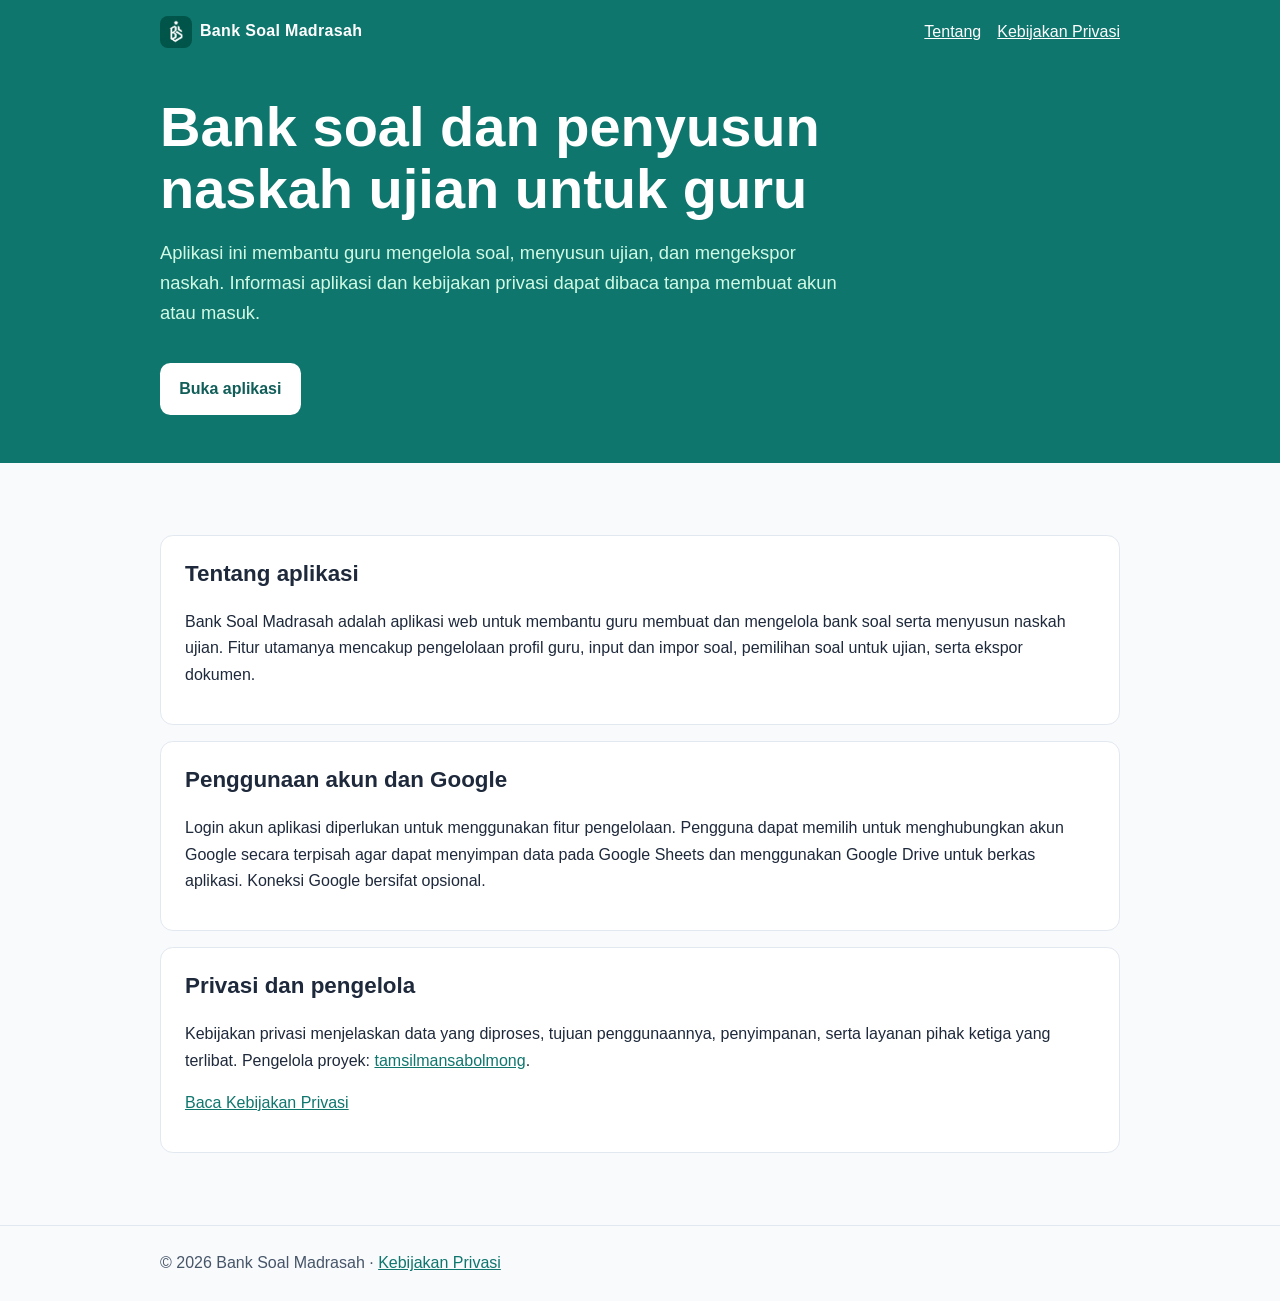
<file: index.html>
<!DOCTYPE html>
<html lang="id">
<head>
    <meta charset="UTF-8">
    <meta name="viewport" content="width=device-width, initial-scale=1">
    <meta name="description" content="Informasi publik Bank Soal Madrasah, aplikasi untuk membantu guru menyusun bank soal dan naskah ujian.">
    <meta name="theme-color" content="#0f766e">
    <title>Bank Soal Madrasah | Informasi Aplikasi</title>
    <style>
        :root {
            color-scheme: light;
            font-family: Inter, "Segoe UI", Arial, sans-serif;
            color: #1e293b;
            background: #f8fafc;
        }
        * { box-sizing: border-box; }
        body { margin: 0; line-height: 1.65; }
        header { background: #0f766e; color: white; }
        .wrap { width: min(100% - 2rem, 960px); margin: 0 auto; }
        .topbar { padding: 1rem 0; display: flex; justify-content: space-between; align-items: center; gap: 1rem; }
        .brand { font-weight: 700; letter-spacing: .02em; }
        nav { display: flex; flex-wrap: wrap; gap: 1rem; }
        nav a { color: white; }
        a { color: #0f766e; }
        header a { color: white; }
        main { padding: 3.5rem 0; }
        .hero { padding: 2rem 0 3rem; }
        h1 { max-width: 720px; margin: 0 0 1rem; font-size: clamp(2rem, 6vw, 3.5rem); line-height: 1.1; }
        h2 { margin-top: 2.25rem; font-size: 1.4rem; }
        .lead { max-width: 700px; color: #d1fae5; font-size: 1.15rem; }
        .button { display: inline-block; margin-top: 1rem; padding: .8rem 1.2rem; border-radius: .65rem; background: white; color: #115e59; font-weight: 700; text-decoration: none; }
        .card { margin: 1rem 0; padding: 1.25rem 1.5rem; border: 1px solid #e2e8f0; border-radius: .8rem; background: white; }
        .card h2 { margin: 0 0 .5rem; }
        footer { padding: 1.5rem 0; border-top: 1px solid #e2e8f0; color: #475569; }
        @media (max-width: 560px) {
            .topbar { align-items: flex-start; flex-direction: column; }
            main { padding-top: 2rem; }
        }
    </style>
</head>
<body>
    <header>
        <div class="wrap topbar">
            <div class="brand"><img src="./logo-bank-soal.png" alt="" width="32" height="32" style="vertical-align:middle;border-radius:8px;margin-right:.5rem">Bank Soal Madrasah</div>
            <nav aria-label="Navigasi utama">
                <a href="#tentang">Tentang</a>
                <a href="./privacy-policy.html">Kebijakan Privasi</a>
            </nav>
        </div>
        <section class="wrap hero" aria-labelledby="judul">
            <h1 id="judul">Bank soal dan penyusun naskah ujian untuk guru</h1>
            <p class="lead">Aplikasi ini membantu guru mengelola soal, menyusun ujian, dan mengekspor naskah. Informasi aplikasi dan kebijakan privasi dapat dibaca tanpa membuat akun atau masuk.</p>
            <a class="button" href="./app.html">Buka aplikasi</a>
        </section>
    </header>
    <main class="wrap" id="tentang">
        <section class="card">
            <h2>Tentang aplikasi</h2>
            <p>Bank Soal Madrasah adalah aplikasi web untuk membantu guru membuat dan mengelola bank soal serta menyusun naskah ujian. Fitur utamanya mencakup pengelolaan profil guru, input dan impor soal, pemilihan soal untuk ujian, serta ekspor dokumen.</p>
        </section>
        <section class="card">
            <h2>Penggunaan akun dan Google</h2>
            <p>Login akun aplikasi diperlukan untuk menggunakan fitur pengelolaan. Pengguna dapat memilih untuk menghubungkan akun Google secara terpisah agar dapat menyimpan data pada Google Sheets dan menggunakan Google Drive untuk berkas aplikasi. Koneksi Google bersifat opsional.</p>
        </section>
        <section class="card">
            <h2>Privasi dan pengelola</h2>
            <p>Kebijakan privasi menjelaskan data yang diproses, tujuan penggunaannya, penyimpanan, serta layanan pihak ketiga yang terlibat. Pengelola proyek: <a href="https://github.com/tamsilmansabolmong">tamsilmansabolmong</a>.</p>
            <p><a href="./privacy-policy.html">Baca Kebijakan Privasi</a></p>
        </section>
    </main>
    <footer>
        <div class="wrap">© 2026 Bank Soal Madrasah · <a href="./privacy-policy.html">Kebijakan Privasi</a></div>
    </footer>
</body>
</html>
</file>
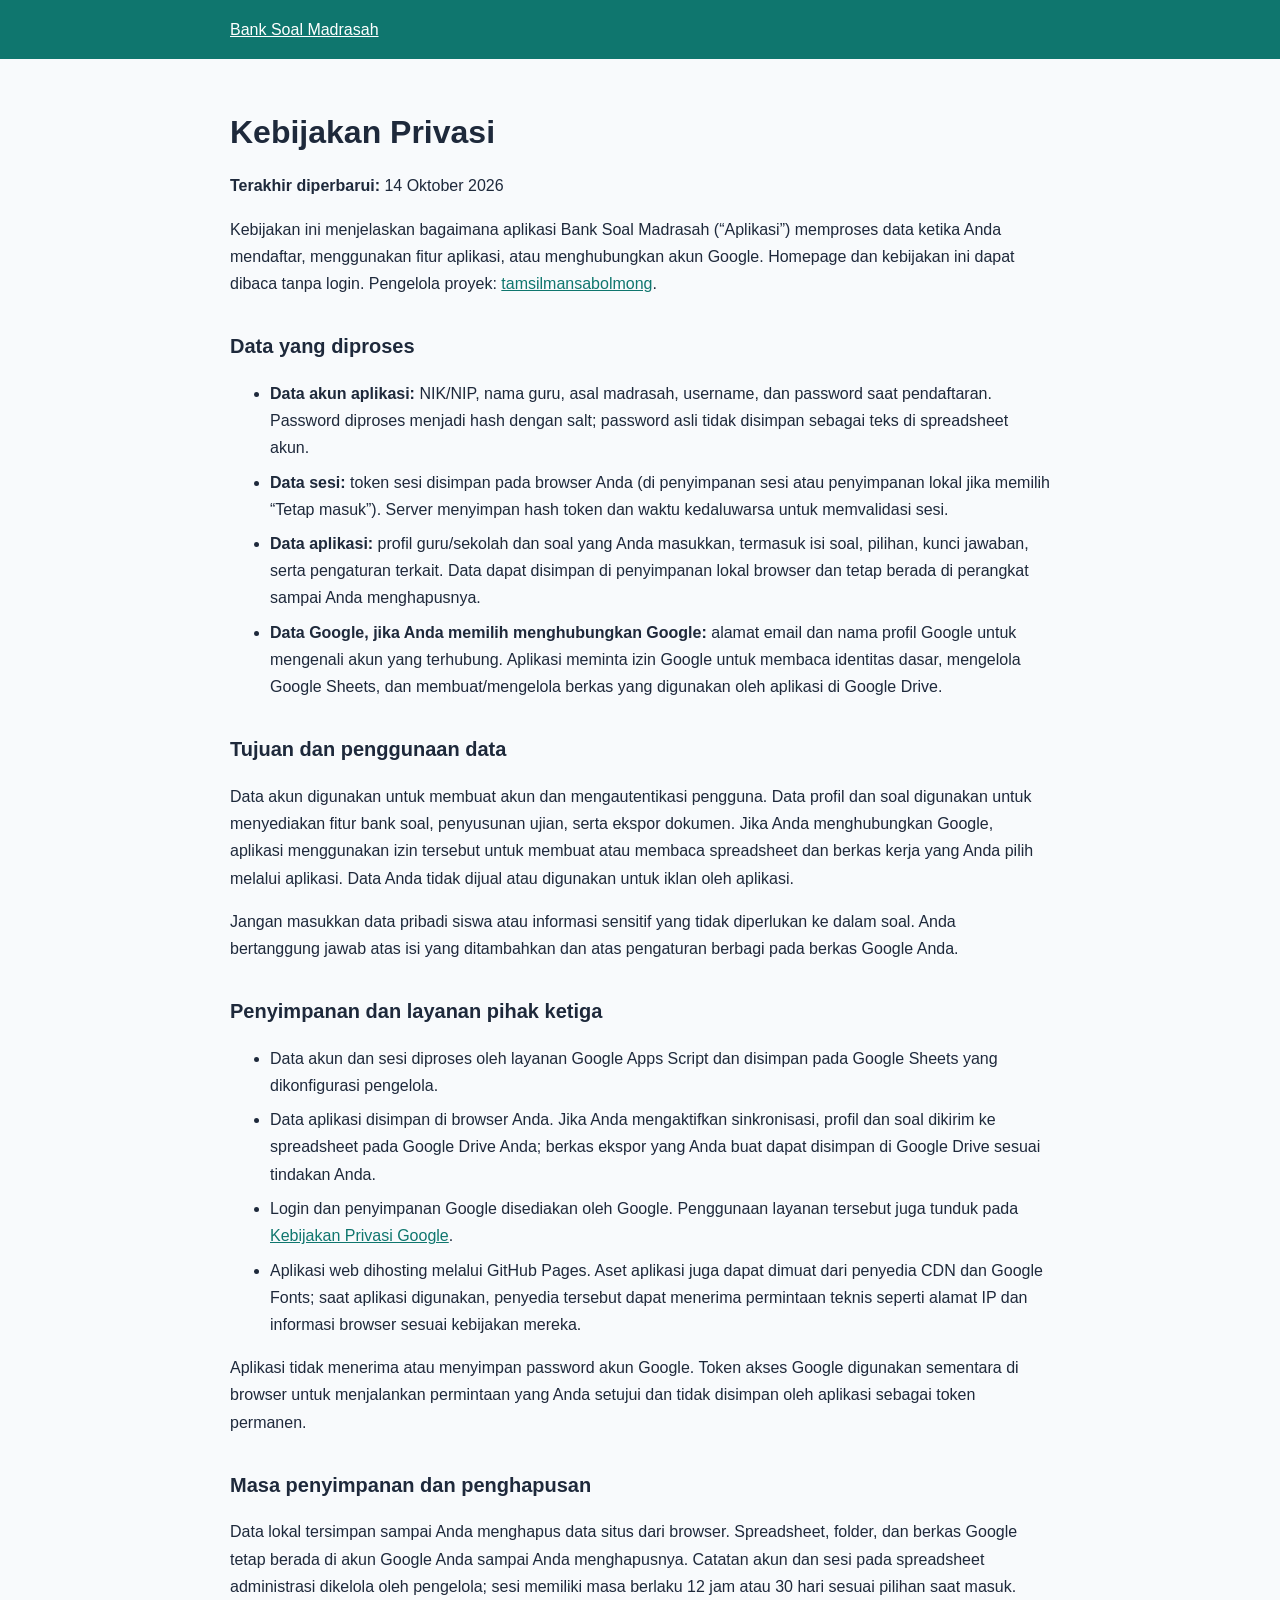
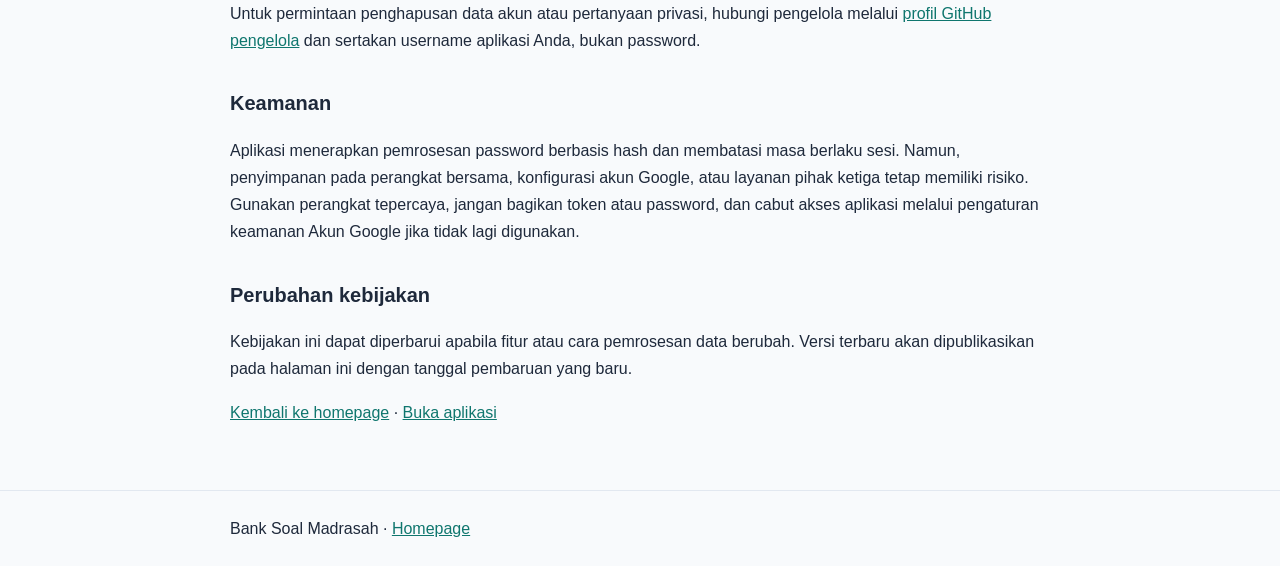
<file: privacy-policy.html>
<!DOCTYPE html>
<html lang="id">
<head>
    <meta charset="UTF-8">
    <meta name="viewport" content="width=device-width, initial-scale=1">
    <meta name="description" content="Kebijakan privasi Bank Soal Madrasah: data yang diproses, tujuan penggunaan, penyimpanan, dan pilihan pengguna.">
    <meta name="theme-color" content="#0f766e">
    <title>Kebijakan Privasi | Bank Soal Madrasah</title>
    <style>
        :root { color-scheme: light; font-family: Inter, "Segoe UI", Arial, sans-serif; color: #1e293b; background: #f8fafc; }
        * { box-sizing: border-box; }
        body { margin: 0; line-height: 1.7; }
        header { padding: 1rem 0; background: #0f766e; color: white; }
        .wrap { width: min(100% - 2rem, 820px); margin: 0 auto; }
        header a { color: white; }
        main { padding: 2rem 0 3rem; }
        h1 { line-height: 1.2; }
        h2 { margin-top: 2rem; font-size: 1.25rem; }
        li { margin: .45rem 0; }
        footer { padding: 1.5rem 0; border-top: 1px solid #e2e8f0; }
        a { color: #0f766e; }
    </style>
</head>
<body>
    <header><div class="wrap"><a href="./">Bank Soal Madrasah</a></div></header>
    <main class="wrap">
        <h1>Kebijakan Privasi</h1>
        <p><strong>Terakhir diperbarui:</strong> 14 Oktober 2026</p>
        <p>Kebijakan ini menjelaskan bagaimana aplikasi Bank Soal Madrasah (“Aplikasi”) memproses data ketika Anda mendaftar, menggunakan fitur aplikasi, atau menghubungkan akun Google. Homepage dan kebijakan ini dapat dibaca tanpa login. Pengelola proyek: <a href="https://github.com/tamsilmansabolmong">tamsilmansabolmong</a>.</p>

        <h2>Data yang diproses</h2>
        <ul>
            <li><strong>Data akun aplikasi:</strong> NIK/NIP, nama guru, asal madrasah, username, dan password saat pendaftaran. Password diproses menjadi hash dengan salt; password asli tidak disimpan sebagai teks di spreadsheet akun.</li>
            <li><strong>Data sesi:</strong> token sesi disimpan pada browser Anda (di penyimpanan sesi atau penyimpanan lokal jika memilih “Tetap masuk”). Server menyimpan hash token dan waktu kedaluwarsa untuk memvalidasi sesi.</li>
            <li><strong>Data aplikasi:</strong> profil guru/sekolah dan soal yang Anda masukkan, termasuk isi soal, pilihan, kunci jawaban, serta pengaturan terkait. Data dapat disimpan di penyimpanan lokal browser dan tetap berada di perangkat sampai Anda menghapusnya.</li>
            <li><strong>Data Google, jika Anda memilih menghubungkan Google:</strong> alamat email dan nama profil Google untuk mengenali akun yang terhubung. Aplikasi meminta izin Google untuk membaca identitas dasar, mengelola Google Sheets, dan membuat/mengelola berkas yang digunakan oleh aplikasi di Google Drive.</li>
        </ul>

        <h2>Tujuan dan penggunaan data</h2>
        <p>Data akun digunakan untuk membuat akun dan mengautentikasi pengguna. Data profil dan soal digunakan untuk menyediakan fitur bank soal, penyusunan ujian, serta ekspor dokumen. Jika Anda menghubungkan Google, aplikasi menggunakan izin tersebut untuk membuat atau membaca spreadsheet dan berkas kerja yang Anda pilih melalui aplikasi. Data Anda tidak dijual atau digunakan untuk iklan oleh aplikasi.</p>
        <p>Jangan masukkan data pribadi siswa atau informasi sensitif yang tidak diperlukan ke dalam soal. Anda bertanggung jawab atas isi yang ditambahkan dan atas pengaturan berbagi pada berkas Google Anda.</p>

        <h2>Penyimpanan dan layanan pihak ketiga</h2>
        <ul>
            <li>Data akun dan sesi diproses oleh layanan Google Apps Script dan disimpan pada Google Sheets yang dikonfigurasi pengelola.</li>
            <li>Data aplikasi disimpan di browser Anda. Jika Anda mengaktifkan sinkronisasi, profil dan soal dikirim ke spreadsheet pada Google Drive Anda; berkas ekspor yang Anda buat dapat disimpan di Google Drive sesuai tindakan Anda.</li>
            <li>Login dan penyimpanan Google disediakan oleh Google. Penggunaan layanan tersebut juga tunduk pada <a href="https://policies.google.com/privacy">Kebijakan Privasi Google</a>.</li>
            <li>Aplikasi web dihosting melalui GitHub Pages. Aset aplikasi juga dapat dimuat dari penyedia CDN dan Google Fonts; saat aplikasi digunakan, penyedia tersebut dapat menerima permintaan teknis seperti alamat IP dan informasi browser sesuai kebijakan mereka.</li>
        </ul>
        <p>Aplikasi tidak menerima atau menyimpan password akun Google. Token akses Google digunakan sementara di browser untuk menjalankan permintaan yang Anda setujui dan tidak disimpan oleh aplikasi sebagai token permanen.</p>

        <h2>Masa penyimpanan dan penghapusan</h2>
        <p>Data lokal tersimpan sampai Anda menghapus data situs dari browser. Spreadsheet, folder, dan berkas Google tetap berada di akun Google Anda sampai Anda menghapusnya. Catatan akun dan sesi pada spreadsheet administrasi dikelola oleh pengelola; sesi memiliki masa berlaku 12 jam atau 30 hari sesuai pilihan saat masuk. Untuk permintaan penghapusan data akun atau pertanyaan privasi, hubungi pengelola melalui <a href="https://github.com/tamsilmansabolmong">profil GitHub pengelola</a> dan sertakan username aplikasi Anda, bukan password.</p>

        <h2>Keamanan</h2>
        <p>Aplikasi menerapkan pemrosesan password berbasis hash dan membatasi masa berlaku sesi. Namun, penyimpanan pada perangkat bersama, konfigurasi akun Google, atau layanan pihak ketiga tetap memiliki risiko. Gunakan perangkat tepercaya, jangan bagikan token atau password, dan cabut akses aplikasi melalui pengaturan keamanan Akun Google jika tidak lagi digunakan.</p>

        <h2>Perubahan kebijakan</h2>
        <p>Kebijakan ini dapat diperbarui apabila fitur atau cara pemrosesan data berubah. Versi terbaru akan dipublikasikan pada halaman ini dengan tanggal pembaruan yang baru.</p>
        <p><a href="./">Kembali ke homepage</a> · <a href="./app.html">Buka aplikasi</a></p>
    </main>
    <footer><div class="wrap">Bank Soal Madrasah · <a href="./">Homepage</a></div></footer>
</body>
</html>
</file>
